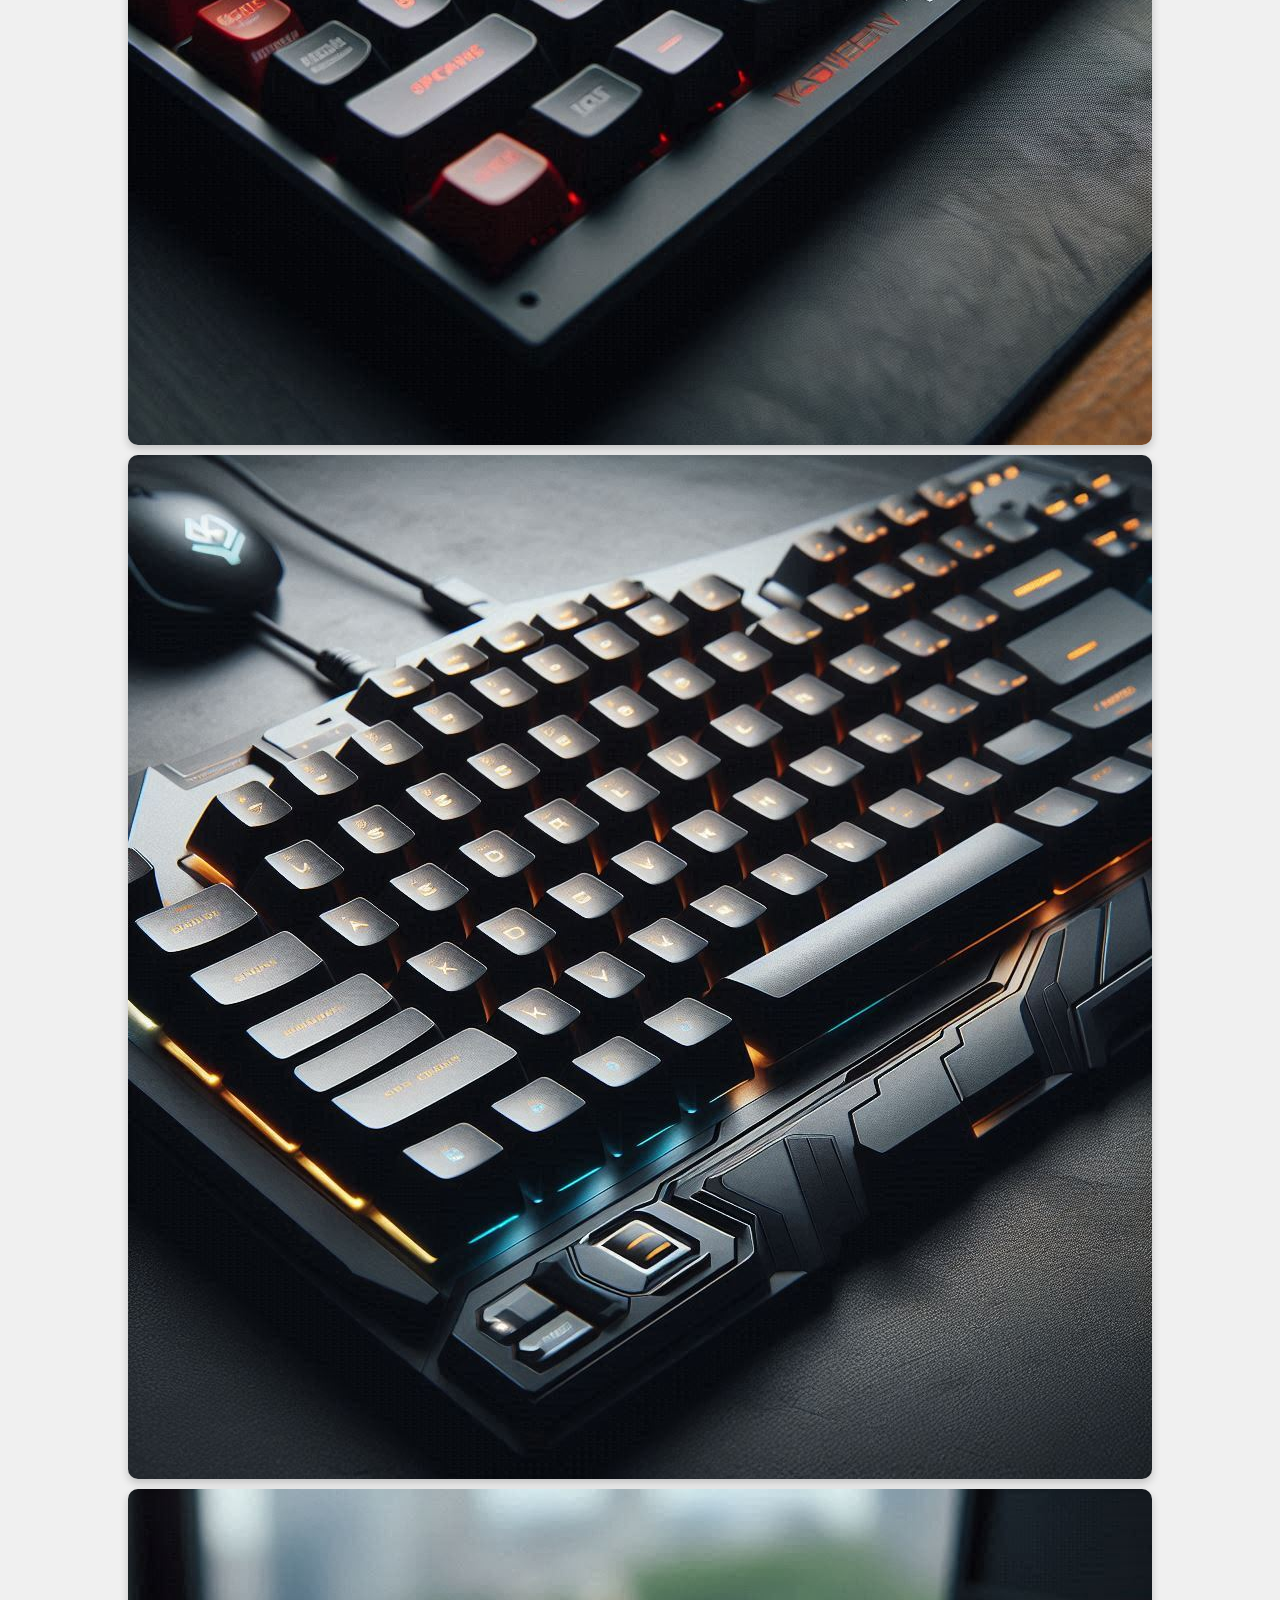
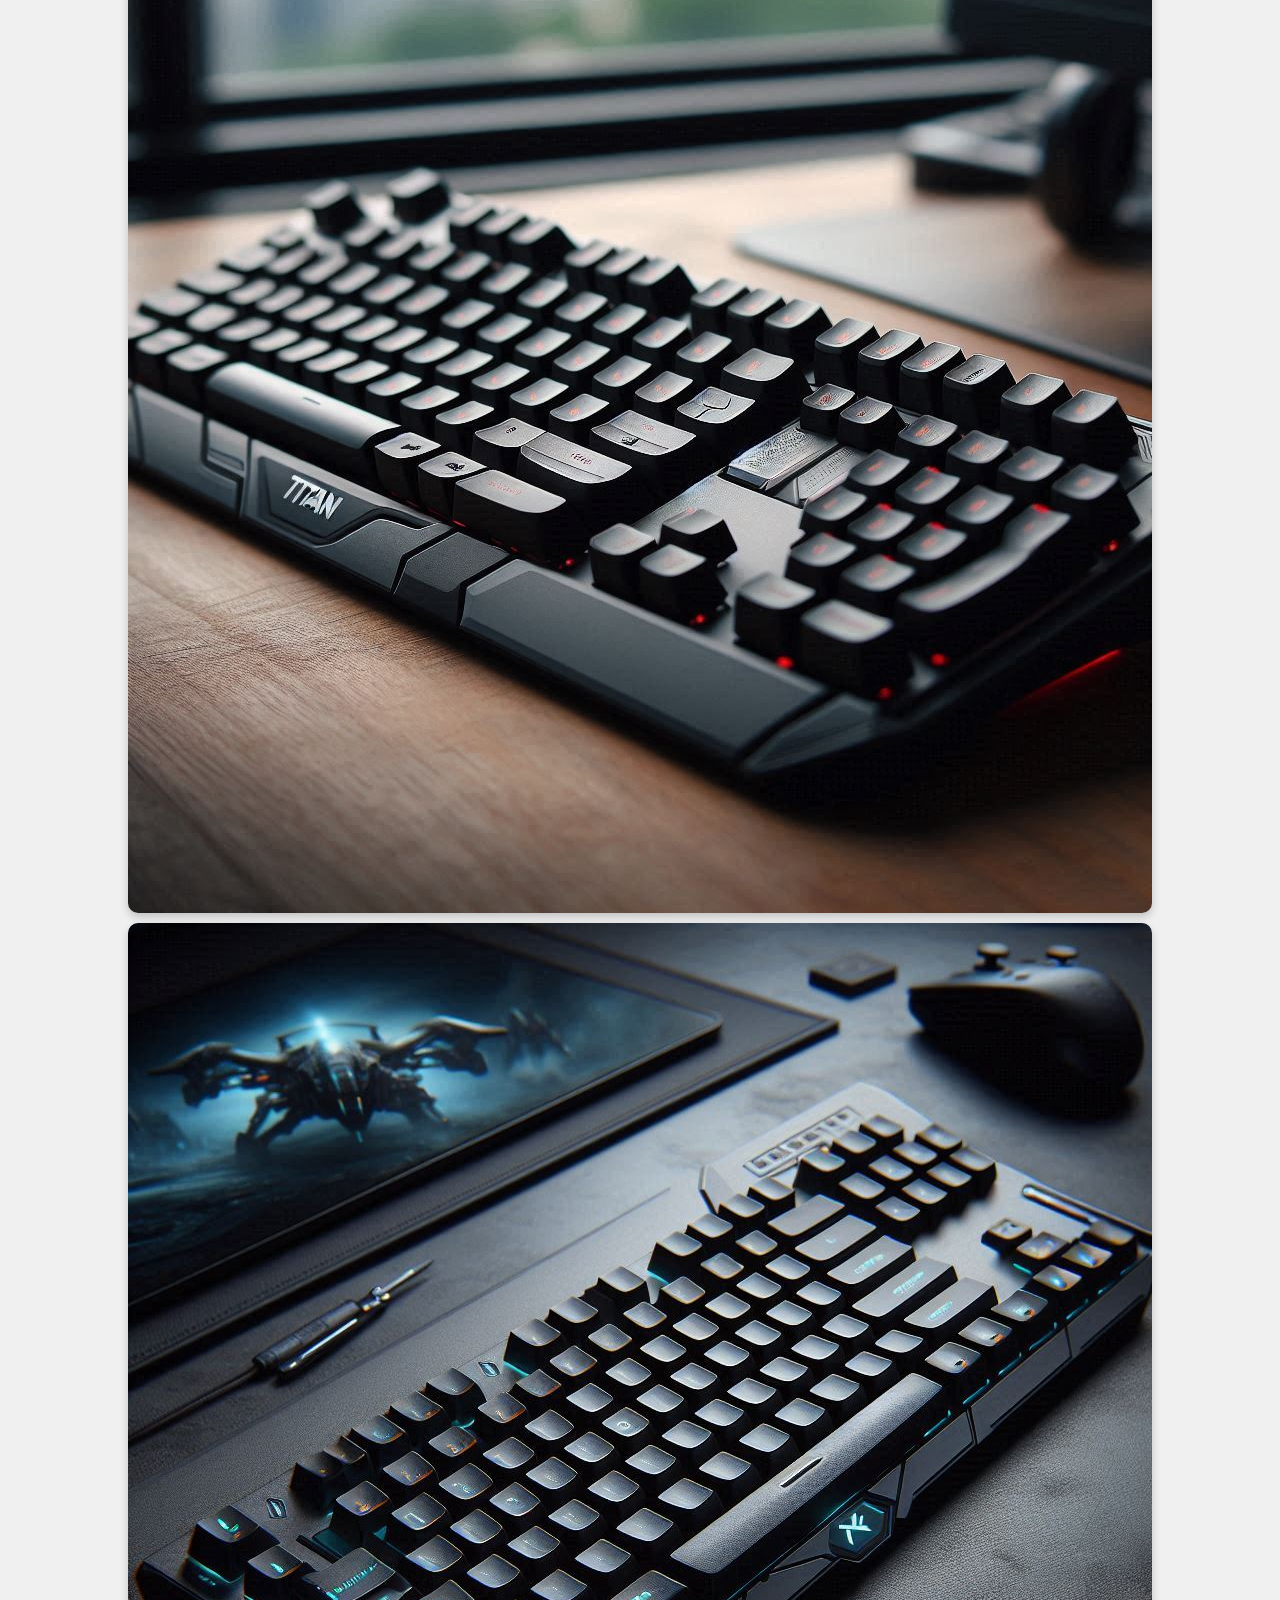
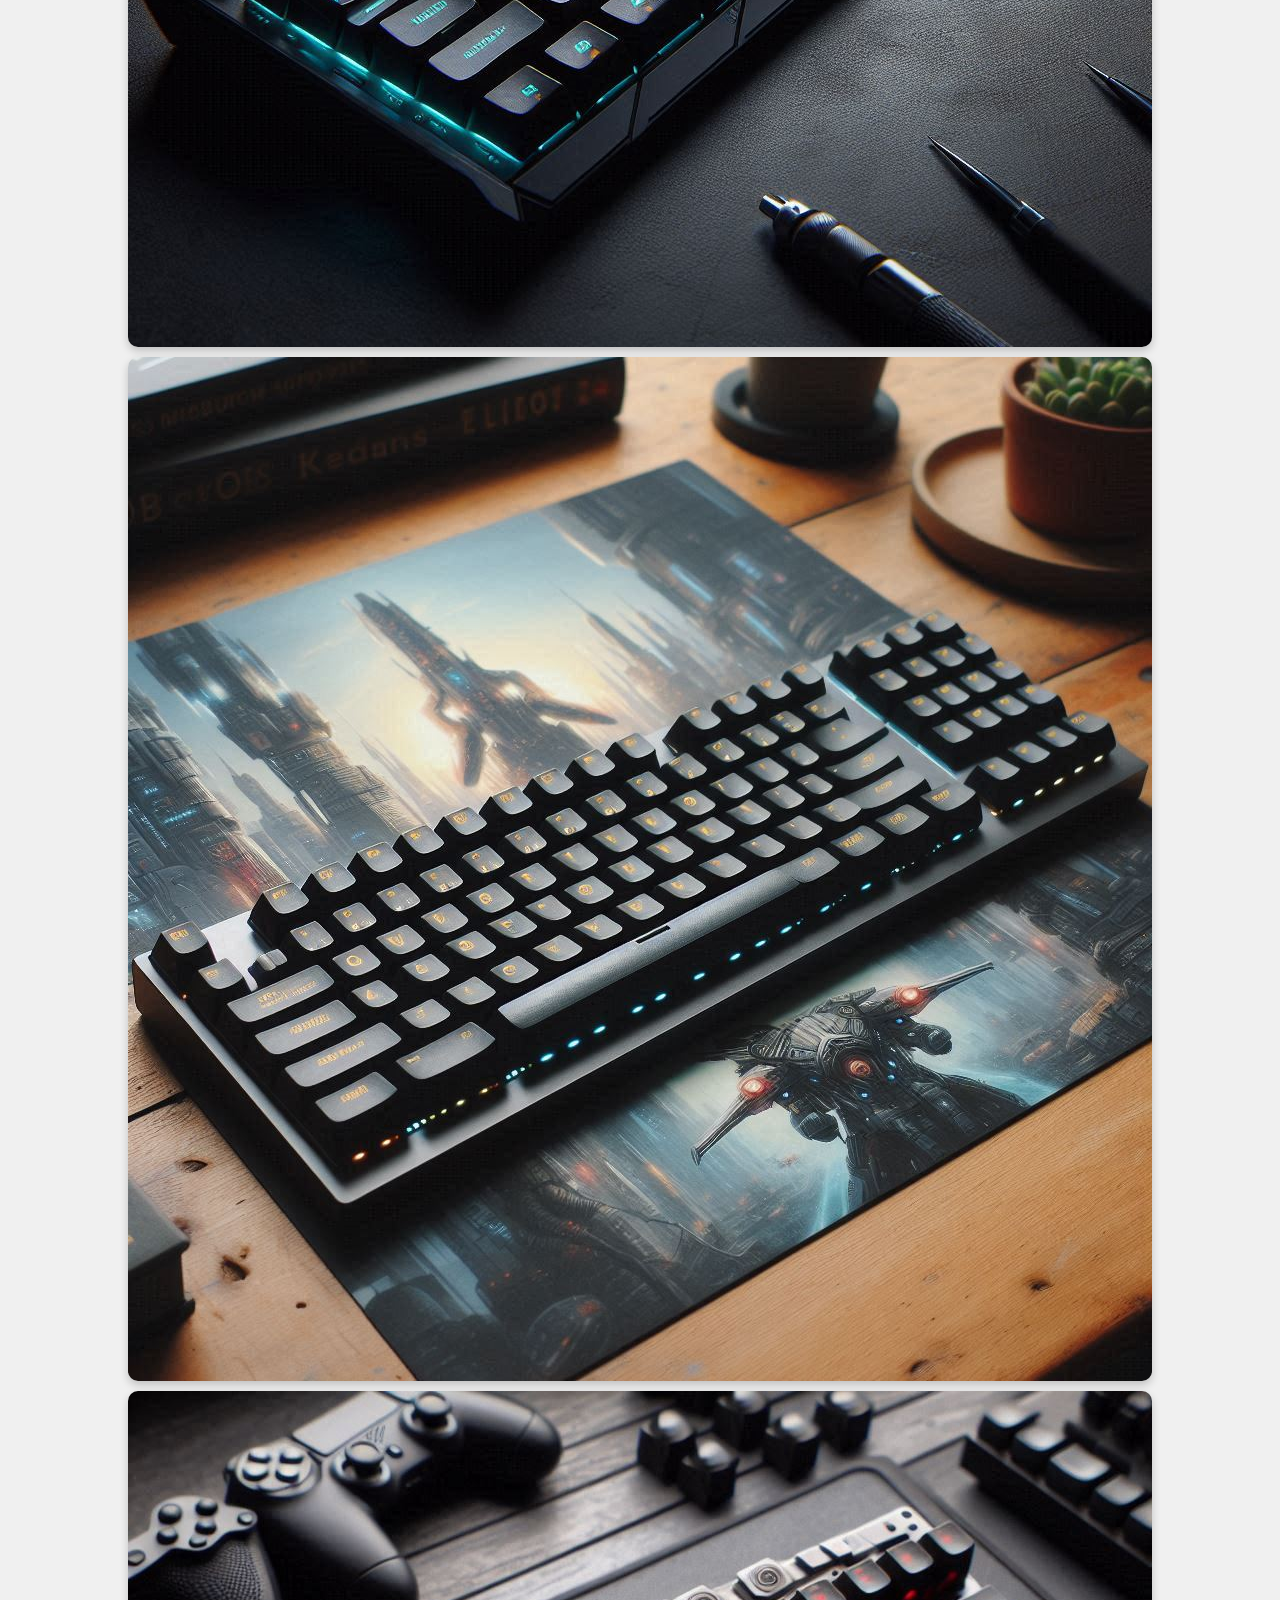
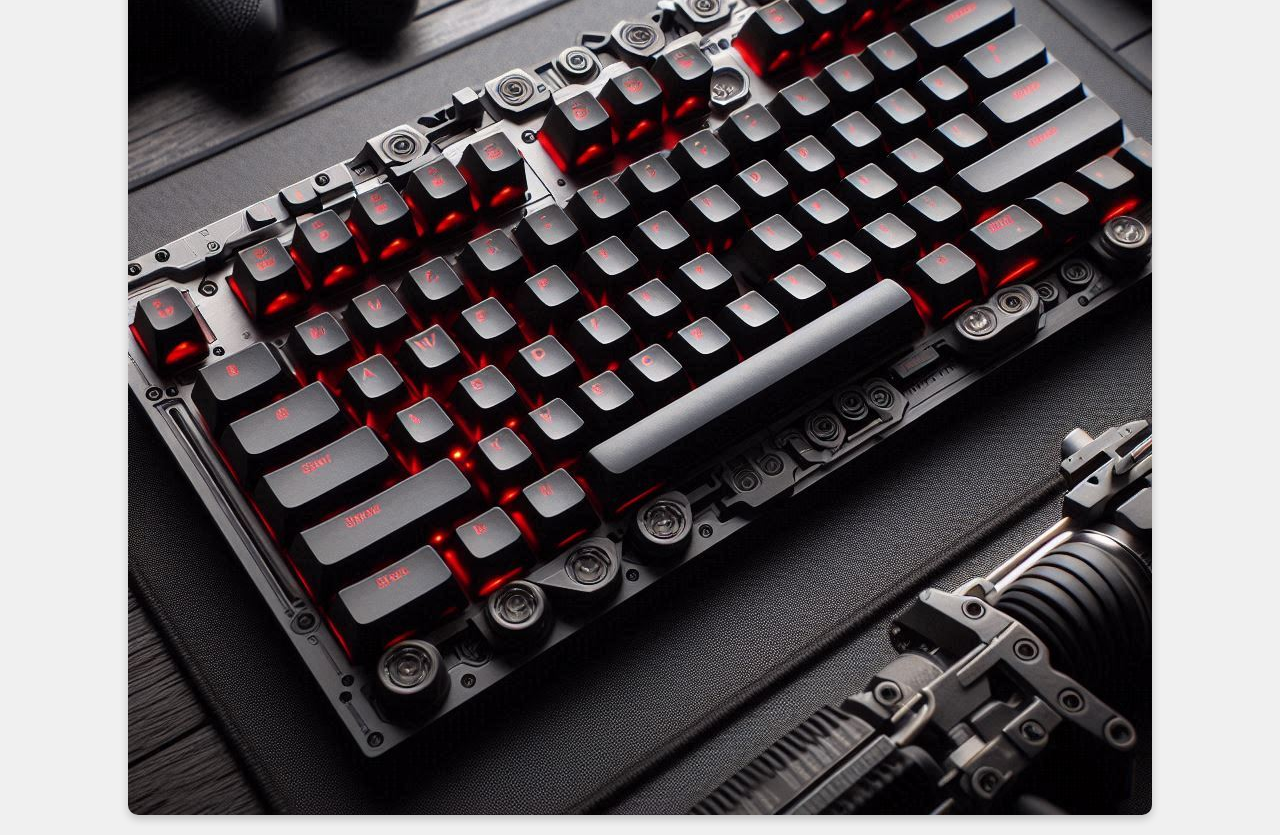
<file: index.html>
<!DOCTYPE html>
<html lang="en">
<head>
    <meta charset="UTF-8">
    <meta name="viewport" content="width=device-width, initial-scale=1.0">
    <title>Galeri Foto</title>
    <link rel="stylesheet" href="styles.css">
</head>
<body>
    <div class="gallery" id="gallery"></div>
    <script src="script.js"></script>
</body>
</html>
</file>
<file: styles.css>
body {
    margin: 0;
    font-family: Arial, sans-serif;
    background-color: #f0f0f0;
    display: flex;
    justify-content: center;
    align-items: center;
    height: 100vh;
}

.gallery {
    display: flex;
    flex-wrap: wrap;
    gap: 10px;
    justify-content: center;
    padding: 20px;
}

.gallery-item {
    position: relative;
    overflow: hidden;
    border-radius: 10px;
    box-shadow: 0 4px 8px rgba(0, 0, 0, 0.2);
    transition: transform 0.3s, box-shadow 0.3s;
}

.gallery-item img {
    width: 100%;
    height: auto;
    display: block;
}

.gallery-item:hover {
    transform: scale(1.05);
    box-shadow: 0 8px 16px rgba(0, 0, 0, 0.3);
}

.modal {
    display: none;
    position: fixed;
    z-index: 1000;
    left: 0;
    top: 0;
    width: 100%;
    height: 100%;
    overflow: auto;
    background-color: rgba(0, 0, 0, 0.8);
}

.modal-content {
    margin: 15% auto;
    padding: 20px;
    width: 80%;
    max-width: 700px;
    text-align: center;
}

.modal img {
    width: 100%;
    height: auto;
    border-radius: 10px;
}
</file>
